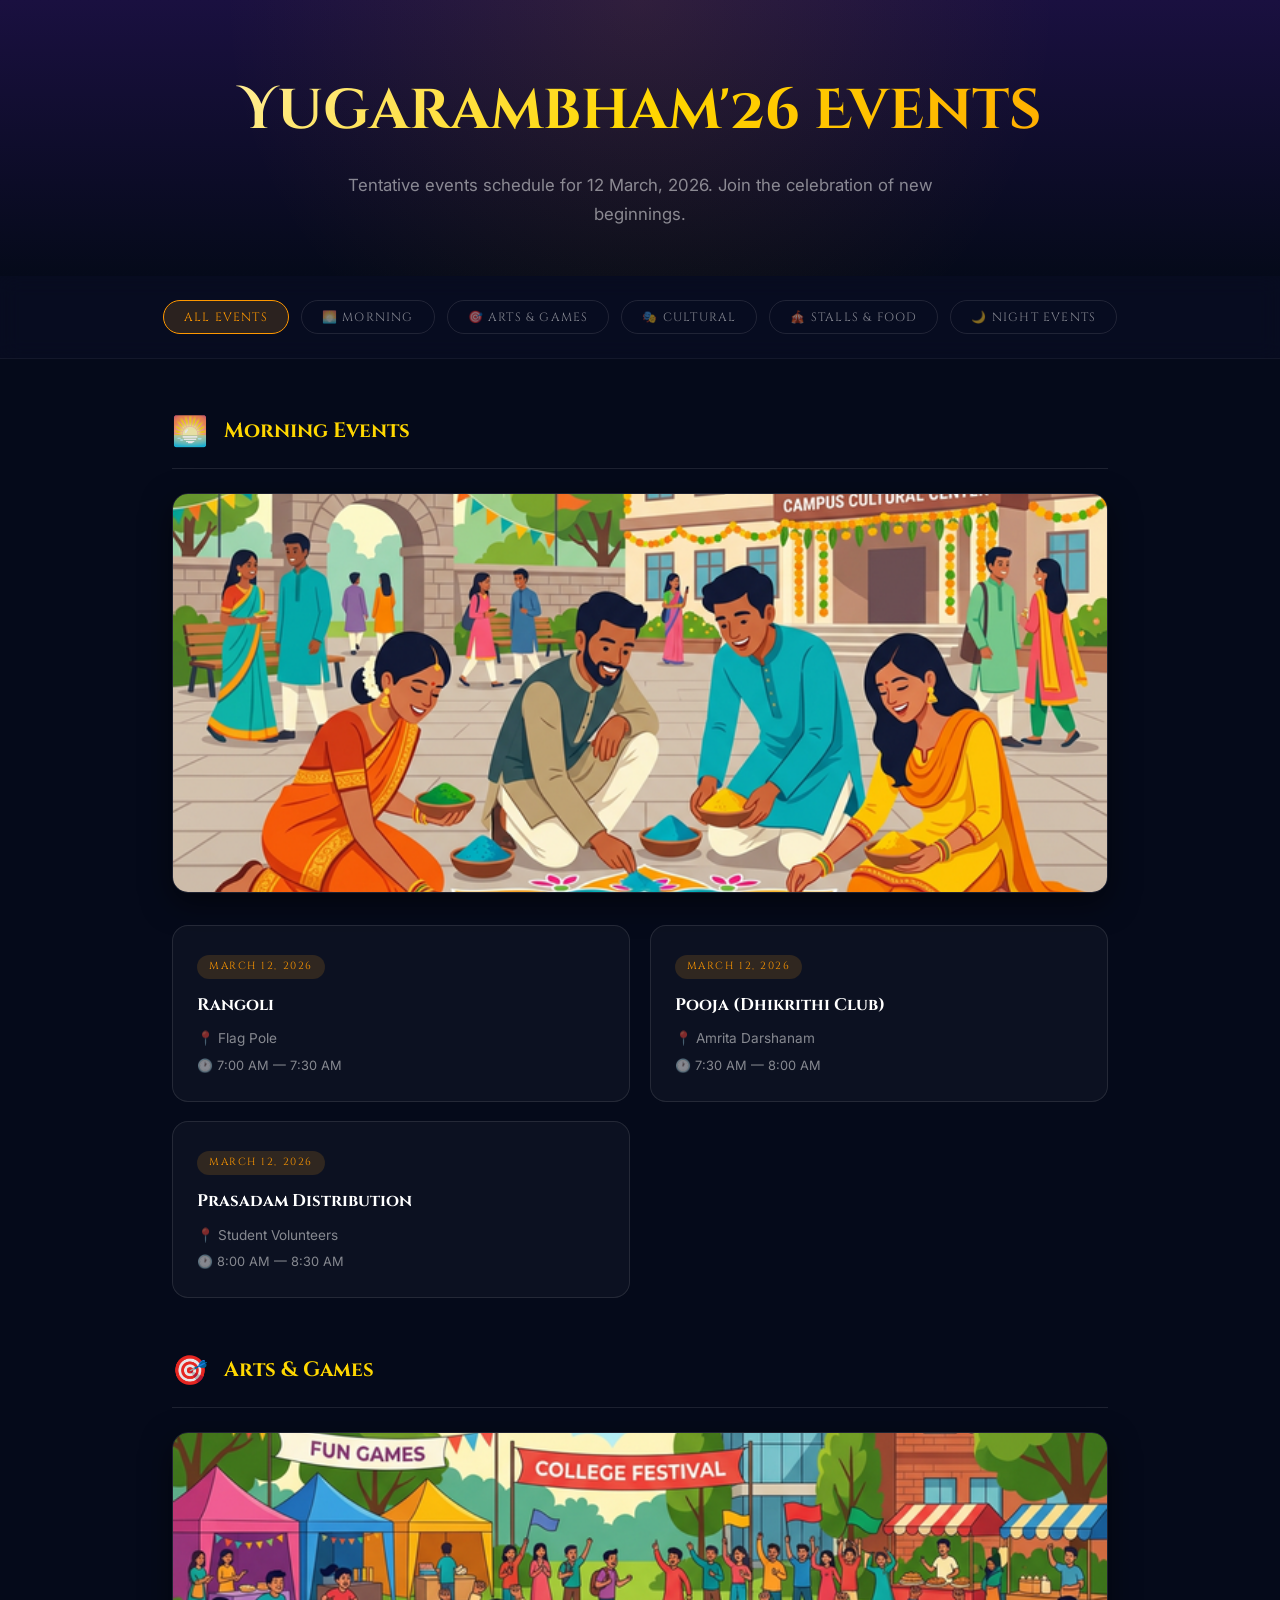
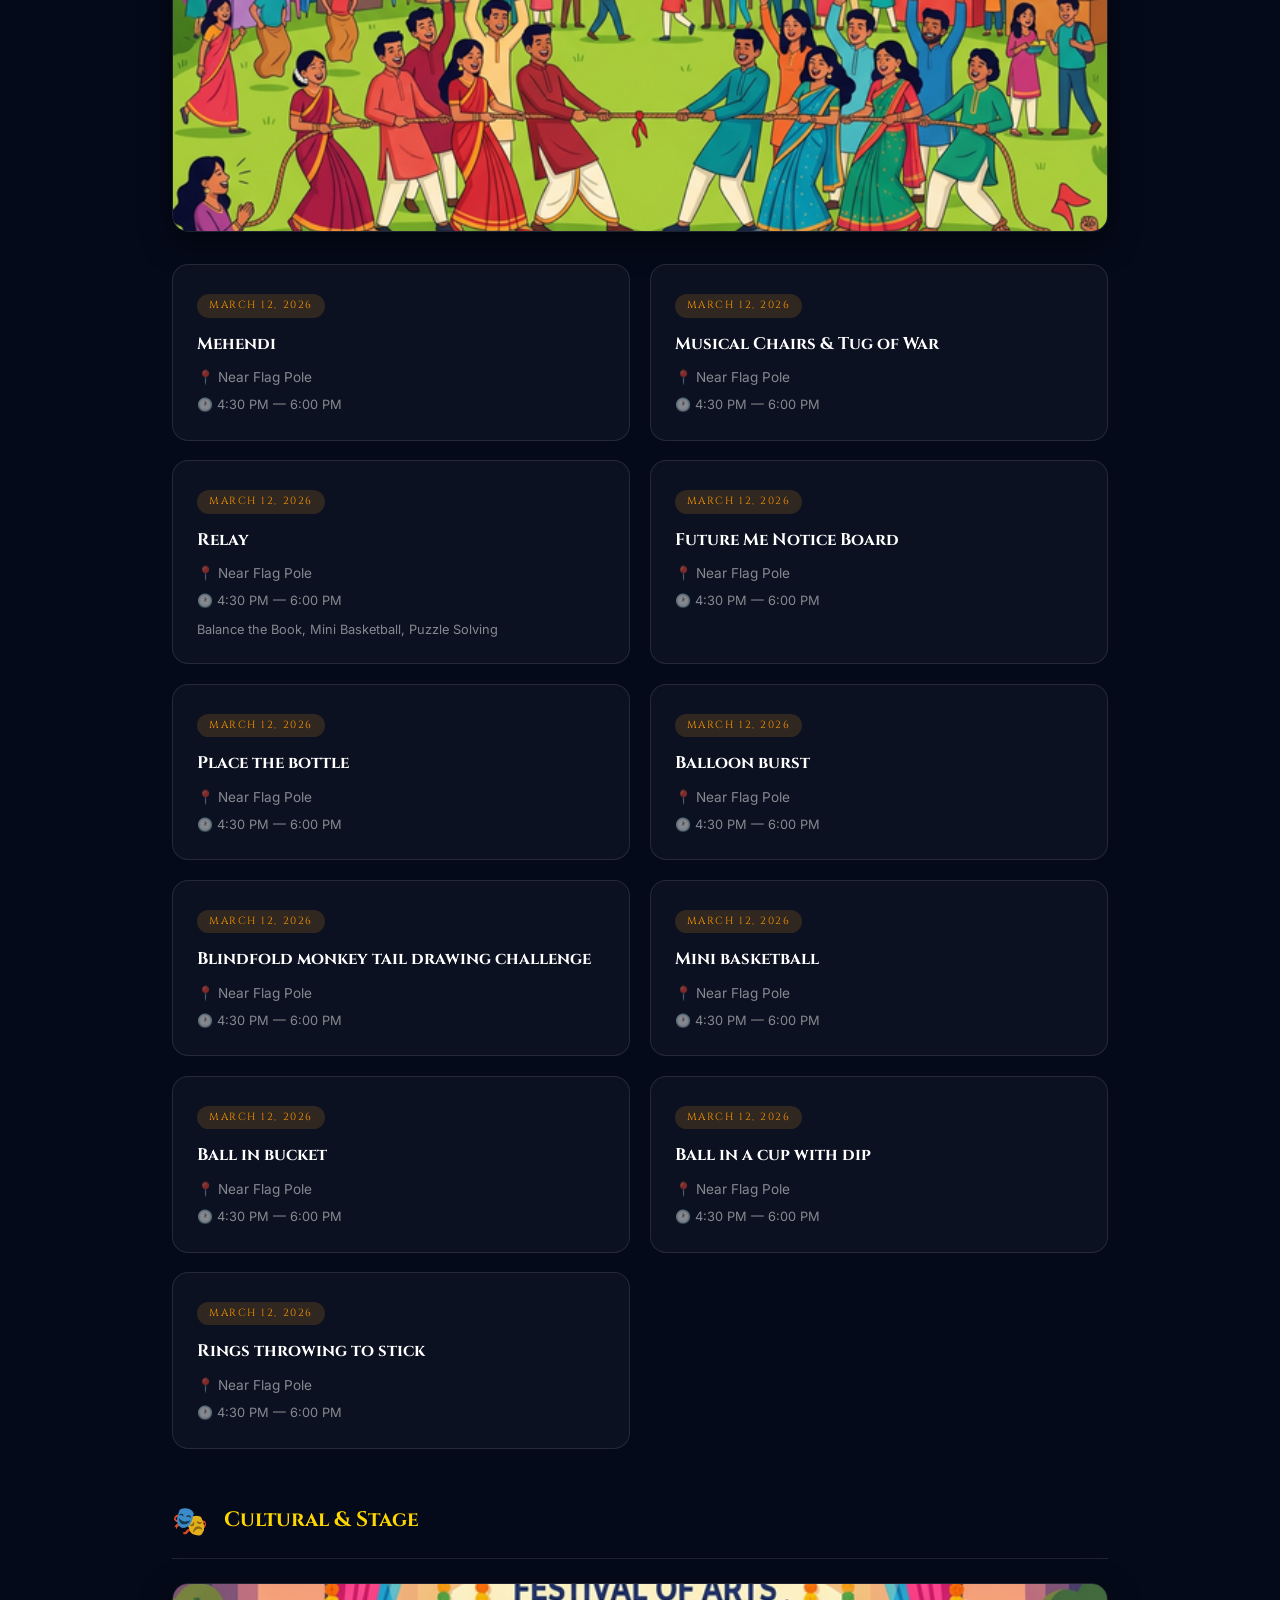
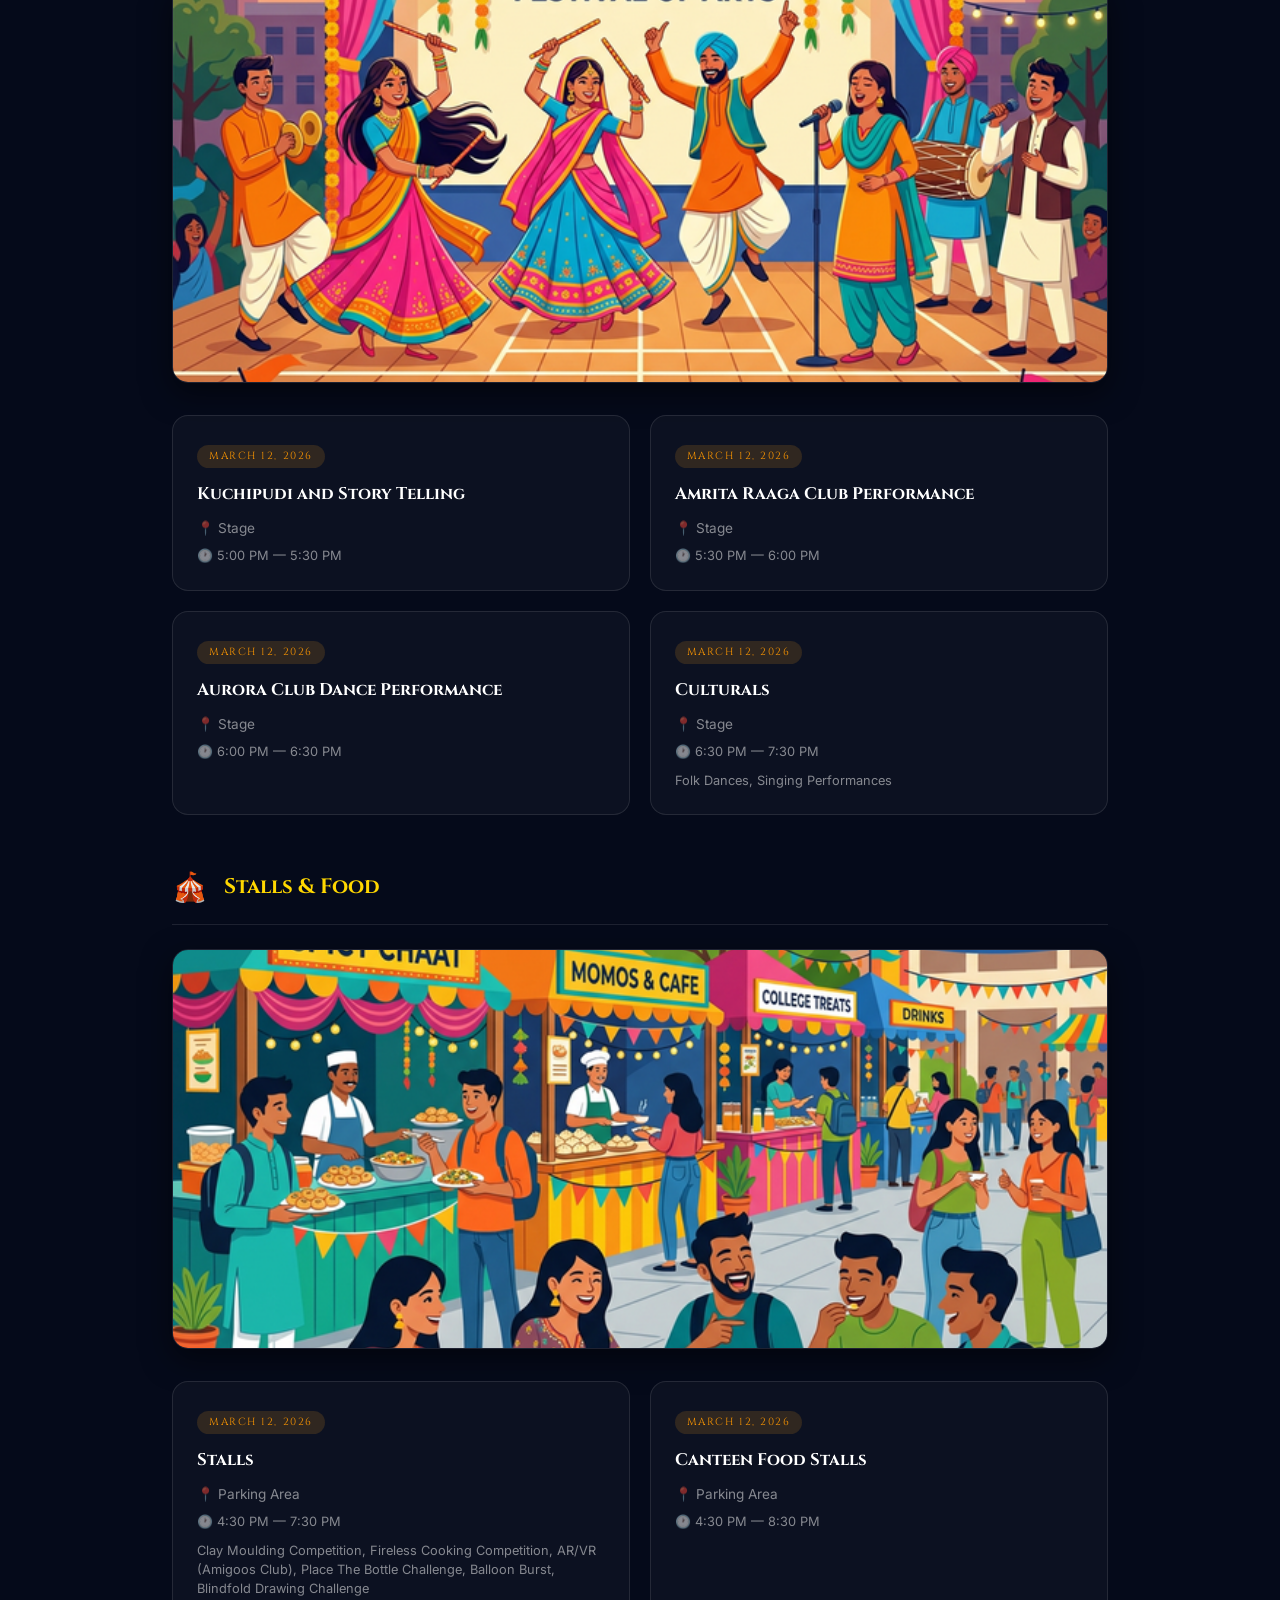
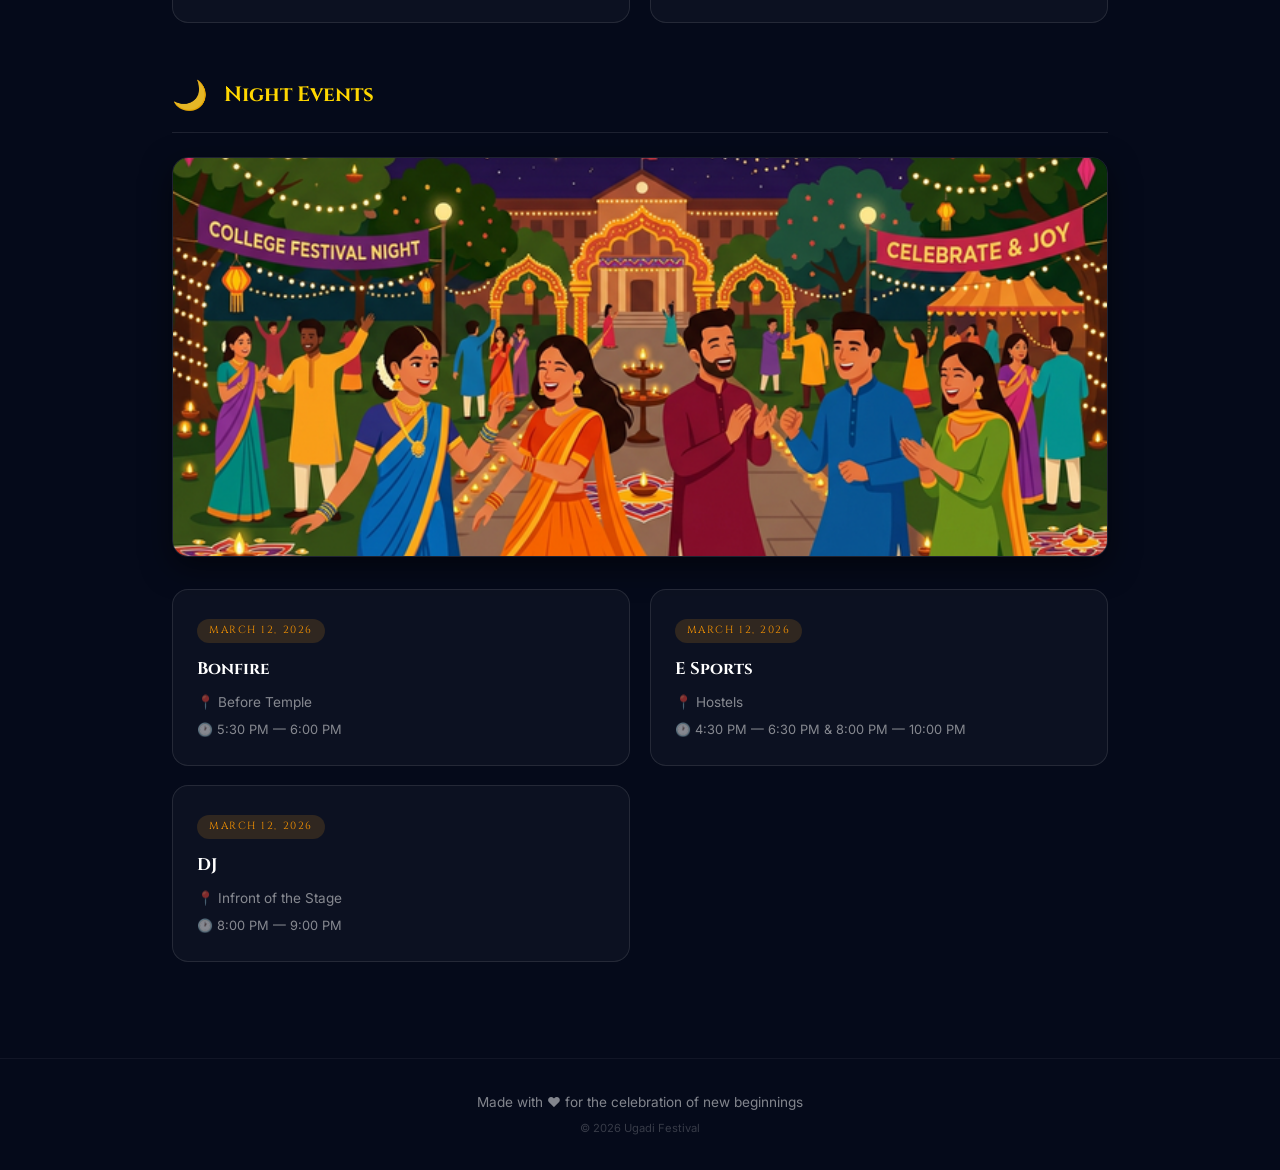
<file: index.html>
<!DOCTYPE html>
<html lang="en">

<head>
    <meta charset="UTF-8">
    <meta name="viewport" content="width=device-width, initial-scale=1.0">
    <title>Ugadi Events — Celebrate the New Year</title>
    <meta name="description"
        content="Discover Ugadi celebrations, temple ceremonies, cultural programs, and community events near you.">
    <link rel="preconnect" href="https://fonts.googleapis.com">
    <link rel="preconnect" href="https://fonts.gstatic.com" crossorigin>
    <link
        href="https://fonts.googleapis.com/css2?family=Cinzel+Decorative:wght@400;700;900&family=Cinzel:wght@400;500;700&family=Inter:wght@300;400;500;600&display=swap"
        rel="stylesheet">
    <style>
        *,
        *::before,
        *::after {
            margin: 0;
            padding: 0;
            box-sizing: border-box;
        }

        :root {
            --cosmic-deep: #050a1a;
            --cosmic-blue: #0a0e27;
            --cosmic-purple: #1a1040;
            --gold: #FF9800;             /* Warm Orange */
            --gold-bright: #FFD700;      /* Sunny Yellow */
            --gold-pale: #FFF8E1;        /* Warm Neutral */
            --saffron: #FF9800;          /* Warm Orange */
            --lotus-pink: #E91E63;       /* Soft Red */
            --white: #ffffff;
            --white-90: rgba(255, 255, 255, 0.9);
            --white-70: rgba(255, 255, 255, 0.7);
            --white-50: rgba(255, 255, 255, 0.5);
            --white-20: rgba(255, 255, 255, 0.2);
            --white-10: rgba(255, 255, 255, 0.1);
            --white-05: rgba(255, 255, 255, 0.05);
            --font-display: 'Cinzel Decorative', serif;
            --font-heading: 'Cinzel', serif;
            --font-body: 'Inter', sans-serif;
            --ease-smooth: cubic-bezier(0.4, 0, 0.2, 1);
        }

        html {
            scroll-behavior: smooth;
            scrollbar-width: thin;
            scrollbar-color: var(--gold) var(--cosmic-deep);
        }

        body {
            font-family: var(--font-body);
            color: var(--white-90);
            background: var(--cosmic-deep);
            line-height: 1.7;
            min-height: 100vh;
            -webkit-font-smoothing: antialiased;
        }

        ::selection {
            background: var(--gold);
            color: var(--cosmic-deep);
        }

        a {
            text-decoration: none;
            color: inherit;
        }

        /* ── Header ── */
        .events-header {
            text-align: center;
            padding: 4rem 2rem 3rem;
            position: relative;
            overflow: hidden;
            background: linear-gradient(180deg, var(--cosmic-purple), var(--cosmic-deep));
        }

        .events-header::before {
            content: '';
            position: absolute;
            inset: 0;
            background: radial-gradient(circle at 50% 0%, rgba(244, 160, 32, 0.1) 0%, transparent 60%);
        }



        .events-page-title {
            font-family: var(--font-display);
            font-size: clamp(2rem, 5vw, 3.5rem);
            background: linear-gradient(135deg, var(--gold-pale), var(--gold-bright), var(--saffron));
            -webkit-background-clip: text;
            -webkit-text-fill-color: transparent;
            background-clip: text;
            margin-bottom: 0.75rem;
            position: relative;
            z-index: 10;
        }

        .events-subtitle {
            font-size: 1.05rem;
            color: var(--white-50);
            max-width: 600px;
            margin: 0 auto;
            position: relative;
            z-index: 10;
        }

        /* ── Category Tabs ── */
        .category-tabs {
            display: flex;
            justify-content: center;
            gap: 0.75rem;
            padding: 1.5rem 2rem;
            flex-wrap: wrap;
            background: rgba(10, 14, 39, 0.5);
            backdrop-filter: blur(10px);
            border-bottom: 1px solid var(--white-05);
            position: sticky;
            top: 0;
            z-index: 100;
        }

        .tab-btn {
            font-family: var(--font-heading);
            font-size: 0.75rem;
            letter-spacing: 0.1em;
            text-transform: uppercase;
            padding: 8px 20px;
            border: 1px solid var(--white-10);
            border-radius: 50px;
            background: transparent;
            color: var(--white-50);
            cursor: pointer;
            transition: all 0.3s var(--ease-smooth);
        }

        .tab-btn:hover,
        .tab-btn.active {
            background: rgba(244, 160, 32, 0.15);
            border-color: var(--gold);
            color: var(--gold);
        }

        /* ── Events Container ── */
        .events-container {
            max-width: 1000px;
            margin: 0 auto;
            padding: 3rem 2rem;
        }

        .event-category {
            margin-bottom: 3rem;
            animation: fadeInUp 0.6s ease-out forwards;
        }

        .category-header {
            display: flex;
            align-items: center;
            gap: 1rem;
            margin-bottom: 1.5rem;
            padding-bottom: 0.75rem;
            border-bottom: 1px solid var(--white-10);
        }

        .category-icon {
            font-size: 1.8rem;
        }

        .category-title {
            font-family: var(--font-heading);
            font-size: 1.3rem;
            color: var(--gold-bright);
        }

        /* ── Individual Event Cards ── */
        .event-list {
            display: grid;
            grid-template-columns: repeat(auto-fill, minmax(300px, 1fr));
            gap: 1.2rem;
        }

        .event-item {
            position: relative;
            padding: 1.5rem;
            border-radius: 16px;
            background: rgba(255, 255, 255, 0.03);
            border: 1px solid var(--white-10);
            transition: all 0.4s var(--ease-smooth);
            animation: fadeInUp 0.5s ease-out both;
        }

        .event-item:nth-child(1) {
            animation-delay: 0.1s;
        }

        .event-item:nth-child(2) {
            animation-delay: 0.2s;
        }

        .event-item:nth-child(3) {
            animation-delay: 0.3s;
        }

        .event-item:nth-child(4) {
            animation-delay: 0.4s;
        }

        .event-item:hover {
            background: rgba(255, 255, 255, 0.06);
            border-color: var(--gold);
            transform: translateY(-4px);
            box-shadow: 0 8px 30px rgba(0, 0, 0, 0.3);
        }

        .event-date {
            display: inline-block;
            font-family: var(--font-heading);
            font-size: 0.65rem;
            letter-spacing: 0.15em;
            text-transform: uppercase;
            background: rgba(244, 160, 32, 0.15);
            color: var(--gold);
            padding: 3px 12px;
            border-radius: 20px;
            margin-bottom: 0.75rem;
        }

        .event-name {
            font-family: var(--font-heading);
            font-size: 1.05rem;
            color: var(--white);
            margin-bottom: 0.5rem;
        }

        .event-venue {
            font-size: 0.85rem;
            color: var(--white-50);
            margin-bottom: 0.3rem;
        }

        .event-venue::before {
            content: '📍 ';
        }

        .event-time {
            font-size: 0.8rem;
            color: var(--white-50);
        }

        .event-time::before {
            content: '🕐 ';
        }

        .event-desc {
            font-size: 0.8rem;
            color: var(--white-50);
            margin-top: 0.5rem;
            line-height: 1.5;
        }

        /* ── Footer ── */
        .events-footer {
            text-align: center;
            padding: 2rem;
            border-top: 1px solid var(--white-05);
        }

        .events-footer p {
            font-size: 0.85rem;
            color: var(--white-50);
        }

        .category-image-wrapper {
            margin-bottom: 2rem;
            border-radius: 16px;
            overflow: hidden;
            border: 1px solid var(--white-10);
            box-shadow: 0 10px 30px rgba(0,0,0,0.5);
            width: 100%;
            aspect-ratio: 21 / 9;
            max-height: 400px;
        }

        .category-image {
            width: 100%;
            height: 100%;
            object-fit: cover;
            object-position: center;
            display: block;
            transition: transform 0.7s var(--ease-smooth);
        }

        .category-image-wrapper:hover .category-image {
            transform: scale(1.05);
        }

        @keyframes fadeInUp {
            from {
                opacity: 0;
                transform: translateY(20px);
            }

            to {
                opacity: 1;
                transform: translateY(0);
            }
        }

        @media (max-width: 768px) {
            .event-list {
                grid-template-columns: 1fr;
            }

            .category-tabs {
                gap: 0.5rem;
            }

            .tab-btn {
                font-size: 0.65rem;
                padding: 6px 14px;
            }

            .category-image-wrapper {
                aspect-ratio: 16 / 9;
            }
        }
    </style>
</head>

<body>

    <!-- ── Header ── -->
    <header class="events-header">

        <h1 class="events-page-title">Yugarambham'26 Events</h1>
        <p class="events-subtitle">Tentative events schedule for 12 March, 2026. Join the celebration of new beginnings.</p>
    </header>

    <!-- ── Category Tabs ── -->
    <nav class="category-tabs">
        <button class="tab-btn active" data-category="all">All Events</button>
        <button class="tab-btn" data-category="morning">🌅 Morning</button>
        <button class="tab-btn" data-category="arts-games">🎯 Arts & Games</button>
        <button class="tab-btn" data-category="cultural">🎭 Cultural</button>
        <button class="tab-btn" data-category="stalls">🎪 Stalls & Food</button>
        <button class="tab-btn" data-category="night">🌙 Night Events</button>
    </nav>

    <!-- ── Events Content ── -->
    <main class="events-container">

        <!-- Morning Events -->
        <section class="event-category" id="morning" data-type="morning">
            <div class="category-header">
                <span class="category-icon">🌅</span>
                <h2 class="category-title">Morning Events</h2>
            </div>
            <div class="category-image-wrapper">
                <img src="images/ugadi_morning.png" alt="Morning Events" class="category-image">
            </div>
            <div class="event-list">
                <div class="event-item">
                    <span class="event-date">March 12, 2026</span>
                    <h3 class="event-name">Rangoli</h3>
                    <p class="event-venue">Flag Pole</p>
                    <p class="event-time">7:00 AM — 7:30 AM</p>
                </div>
                <div class="event-item">
                    <span class="event-date">March 12, 2026</span>
                    <h3 class="event-name">Pooja (Dhikrithi Club)</h3>
                    <p class="event-venue">Amrita Darshanam</p>
                    <p class="event-time">7:30 AM — 8:00 AM</p>
                </div>
                <div class="event-item">
                    <span class="event-date">March 12, 2026</span>
                    <h3 class="event-name">Prasadam Distribution</h3>
                    <p class="event-venue">Student Volunteers</p>
                    <p class="event-time">8:00 AM — 8:30 AM</p>
                </div>
            </div>
        </section>

        <!-- Arts & Games -->
        <section class="event-category" id="arts-games" data-type="arts-games">
            <div class="category-header">
                <span class="category-icon">🎯</span>
                <h2 class="category-title">Arts & Games</h2>
            </div>
            <div class="category-image-wrapper">
                <img src="images/ugadi_games.png" alt="Arts & Games" class="category-image">
            </div>
            <div class="event-list">
                <div class="event-item">
                    <span class="event-date">March 12, 2026</span>
                    <h3 class="event-name">Mehendi</h3>
                    <p class="event-venue">Near Flag Pole</p>
                    <p class="event-time">4:30 PM — 6:00 PM</p>
                </div>
                <div class="event-item">
                    <span class="event-date">March 12, 2026</span>
                    <h3 class="event-name">Musical Chairs & Tug of War</h3>
                    <p class="event-venue">Near Flag Pole</p>
                    <p class="event-time">4:30 PM — 6:00 PM</p>
                </div>
                <div class="event-item">
                    <span class="event-date">March 12, 2026</span>
                    <h3 class="event-name">Relay</h3>
                    <p class="event-venue">Near Flag Pole</p>
                    <p class="event-time">4:30 PM — 6:00 PM</p>
                    <p class="event-desc">Balance the Book, Mini Basketball, Puzzle Solving</p>
                </div>
                <div class="event-item">
                    <span class="event-date">March 12, 2026</span>
                    <h3 class="event-name">Future Me Notice Board</h3>
                    <p class="event-venue">Near Flag Pole</p>
                    <p class="event-time">4:30 PM — 6:00 PM</p>
                </div>
                <div class="event-item">
                    <span class="event-date">March 12, 2026</span>
                    <h3 class="event-name">Place the bottle</h3>
                    <p class="event-venue">Near Flag Pole</p>
                    <p class="event-time">4:30 PM — 6:00 PM</p>
                </div>
                <div class="event-item">
                    <span class="event-date">March 12, 2026</span>
                    <h3 class="event-name">Balloon burst</h3>
                    <p class="event-venue">Near Flag Pole</p>
                    <p class="event-time">4:30 PM — 6:00 PM</p>
                </div>
                <div class="event-item">
                    <span class="event-date">March 12, 2026</span>
                    <h3 class="event-name">Blindfold monkey tail drawing challenge</h3>
                    <p class="event-venue">Near Flag Pole</p>
                    <p class="event-time">4:30 PM — 6:00 PM</p>
                </div>
                <div class="event-item">
                    <span class="event-date">March 12, 2026</span>
                    <h3 class="event-name">Mini basketball</h3>
                    <p class="event-venue">Near Flag Pole</p>
                    <p class="event-time">4:30 PM — 6:00 PM</p>
                </div>
                <div class="event-item">
                    <span class="event-date">March 12, 2026</span>
                    <h3 class="event-name">Ball in bucket</h3>
                    <p class="event-venue">Near Flag Pole</p>
                    <p class="event-time">4:30 PM — 6:00 PM</p>
                </div>
                <div class="event-item">
                    <span class="event-date">March 12, 2026</span>
                    <h3 class="event-name">Ball in a cup with dip</h3>
                    <p class="event-venue">Near Flag Pole</p>
                    <p class="event-time">4:30 PM — 6:00 PM</p>
                </div>
                <div class="event-item">
                    <span class="event-date">March 12, 2026</span>
                    <h3 class="event-name">Rings throwing to stick</h3>
                    <p class="event-venue">Near Flag Pole</p>
                    <p class="event-time">4:30 PM — 6:00 PM</p>
                </div>
            </div>
        </section>

        <!-- Cultural & Stage -->
        <section class="event-category" id="cultural" data-type="cultural">
            <div class="category-header">
                <span class="category-icon">🎭</span>
                <h2 class="category-title">Cultural & Stage</h2>
            </div>
            <div class="category-image-wrapper">
                <img src="images/ugadi_cultural.png" alt="Cultural & Stage" class="category-image">
            </div>
            <div class="event-list">
                <div class="event-item">
                    <span class="event-date">March 12, 2026</span>
                    <h3 class="event-name">Kuchipudi and Story Telling</h3>
                    <p class="event-venue">Stage</p>
                    <p class="event-time">5:00 PM — 5:30 PM</p>
                </div>
                <div class="event-item">
                    <span class="event-date">March 12, 2026</span>
                    <h3 class="event-name">Amrita Raaga Club Performance</h3>
                    <p class="event-venue">Stage</p>
                    <p class="event-time">5:30 PM — 6:00 PM</p>
                </div>
                <div class="event-item">
                    <span class="event-date">March 12, 2026</span>
                    <h3 class="event-name">Aurora Club Dance Performance</h3>
                    <p class="event-venue">Stage</p>
                    <p class="event-time">6:00 PM — 6:30 PM</p>
                </div>
                <div class="event-item">
                    <span class="event-date">March 12, 2026</span>
                    <h3 class="event-name">Culturals</h3>
                    <p class="event-venue">Stage</p>
                    <p class="event-time">6:30 PM — 7:30 PM</p>
                    <p class="event-desc">Folk Dances, Singing Performances</p>
                </div>
            </div>
        </section>

        <!-- Stalls & Food -->
        <section class="event-category" id="stalls" data-type="stalls">
            <div class="category-header">
                <span class="category-icon">🎪</span>
                <h2 class="category-title">Stalls & Food</h2>
            </div>
            <div class="category-image-wrapper">
                <img src="images/ugadi_stalls.png" alt="Stalls & Food" class="category-image">
            </div>
            <div class="event-list">
                <div class="event-item">
                    <span class="event-date">March 12, 2026</span>
                    <h3 class="event-name">Stalls</h3>
                    <p class="event-venue">Parking Area</p>
                    <p class="event-time">4:30 PM — 7:30 PM</p>
                    <p class="event-desc">Clay Moulding Competition, Fireless Cooking Competition, AR/VR (Amigoos Club), Place The Bottle Challenge, Balloon Burst, Blindfold Drawing Challenge</p>
                </div>
                <div class="event-item">
                    <span class="event-date">March 12, 2026</span>
                    <h3 class="event-name">Canteen Food Stalls</h3>
                    <p class="event-venue">Parking Area</p>
                    <p class="event-time">4:30 PM — 8:30 PM</p>
                </div>
            </div>
        </section>

        <!-- Night Events -->
        <section class="event-category" id="night" data-type="night">
            <div class="category-header">
                <span class="category-icon">🌙</span>
                <h2 class="category-title">Night Events</h2>
            </div>
            <div class="category-image-wrapper">
                <img src="images/ugadi_night.png" alt="Night Events" class="category-image">
            </div>
            <div class="event-list">
                <div class="event-item">
                    <span class="event-date">March 12, 2026</span>
                    <h3 class="event-name">Bonfire</h3>
                    <p class="event-venue">Before Temple</p>
                    <p class="event-time">5:30 PM — 6:00 PM</p>
                </div>
                <div class="event-item">
                    <span class="event-date">March 12, 2026</span>
                    <h3 class="event-name">E Sports</h3>
                    <p class="event-venue">Hostels</p>
                    <p class="event-time">4:30 PM — 6:30 PM &amp; 8:00 PM — 10:00 PM</p>
                </div>
                <div class="event-item">
                    <span class="event-date">March 12, 2026</span>
                    <h3 class="event-name">DJ</h3>
                    <p class="event-venue">Infront of the Stage</p>
                    <p class="event-time">8:00 PM — 9:00 PM</p>
                </div>
            </div>
        </section>

    </main>

    <!-- ── Footer ── -->
    <footer class="events-footer">
        <p>Made with ❤️ for the celebration of new beginnings</p>
        <p style="font-size: 0.7rem; margin-top: 0.3rem; color: rgba(255,255,255,0.2);">© 2026 Ugadi Festival</p>
    </footer>

    <script>
        // Tab filtering
        document.querySelectorAll('.tab-btn').forEach(btn => {
            btn.addEventListener('click', () => {
                document.querySelectorAll('.tab-btn').forEach(b => b.classList.remove('active'));
                btn.classList.add('active');

                const cat = btn.dataset.category;
                document.querySelectorAll('.event-category').forEach(section => {
                    if (cat === 'all' || section.dataset.type === cat) {
                        section.style.display = 'block';
                        section.style.animation = 'fadeInUp 0.4s ease-out';
                    } else {
                        section.style.display = 'none';
                    }
                });
            });
        });

        // Auto-scroll to section if hash present
        if (window.location.hash) {
            const target = document.querySelector(window.location.hash);
            if (target) {
                setTimeout(() => {
                    target.scrollIntoView({ behavior: 'smooth', block: 'start' });
                    // Activate the corresponding tab
                    const type = target.dataset.type;
                    if (type) {
                        document.querySelectorAll('.tab-btn').forEach(b => {
                            b.classList.toggle('active', b.dataset.category === type);
                        });
                    }
                }, 300);
            }
        }
    </script>
</body>

</html>
</file>
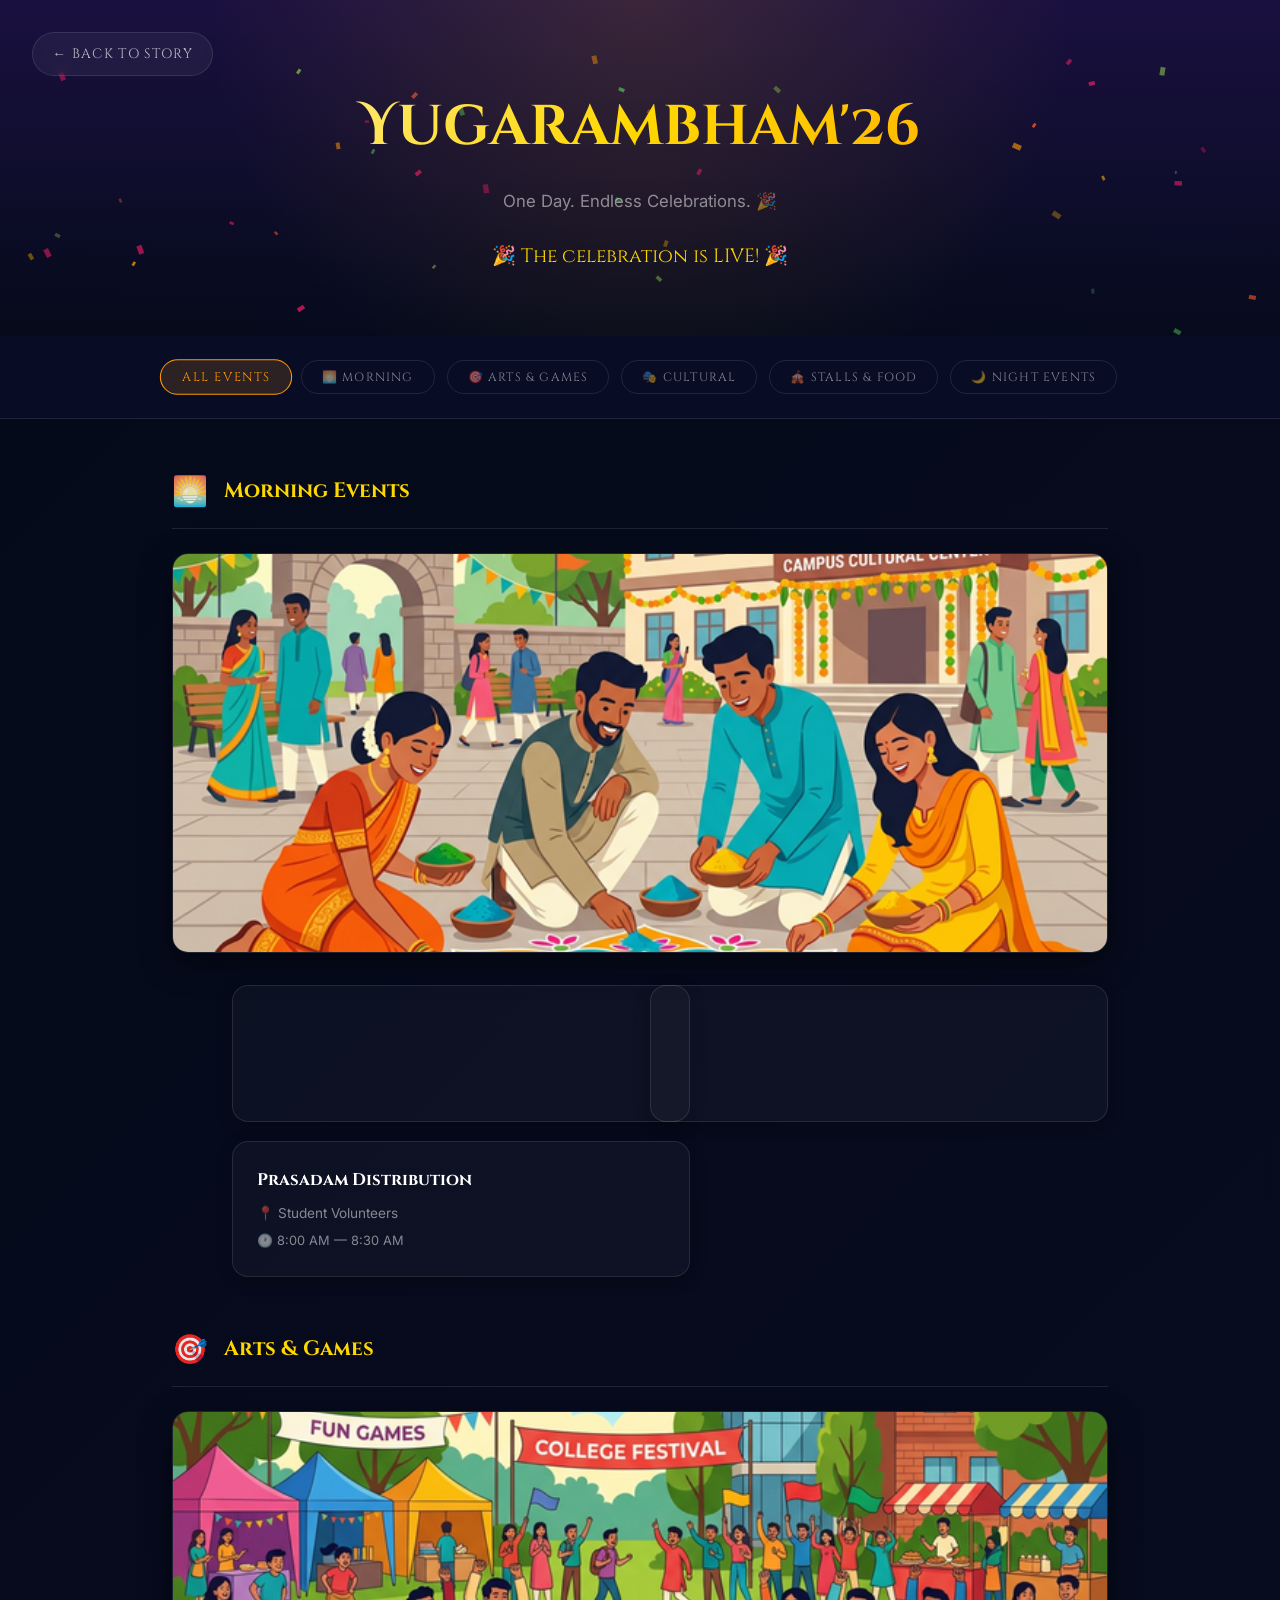
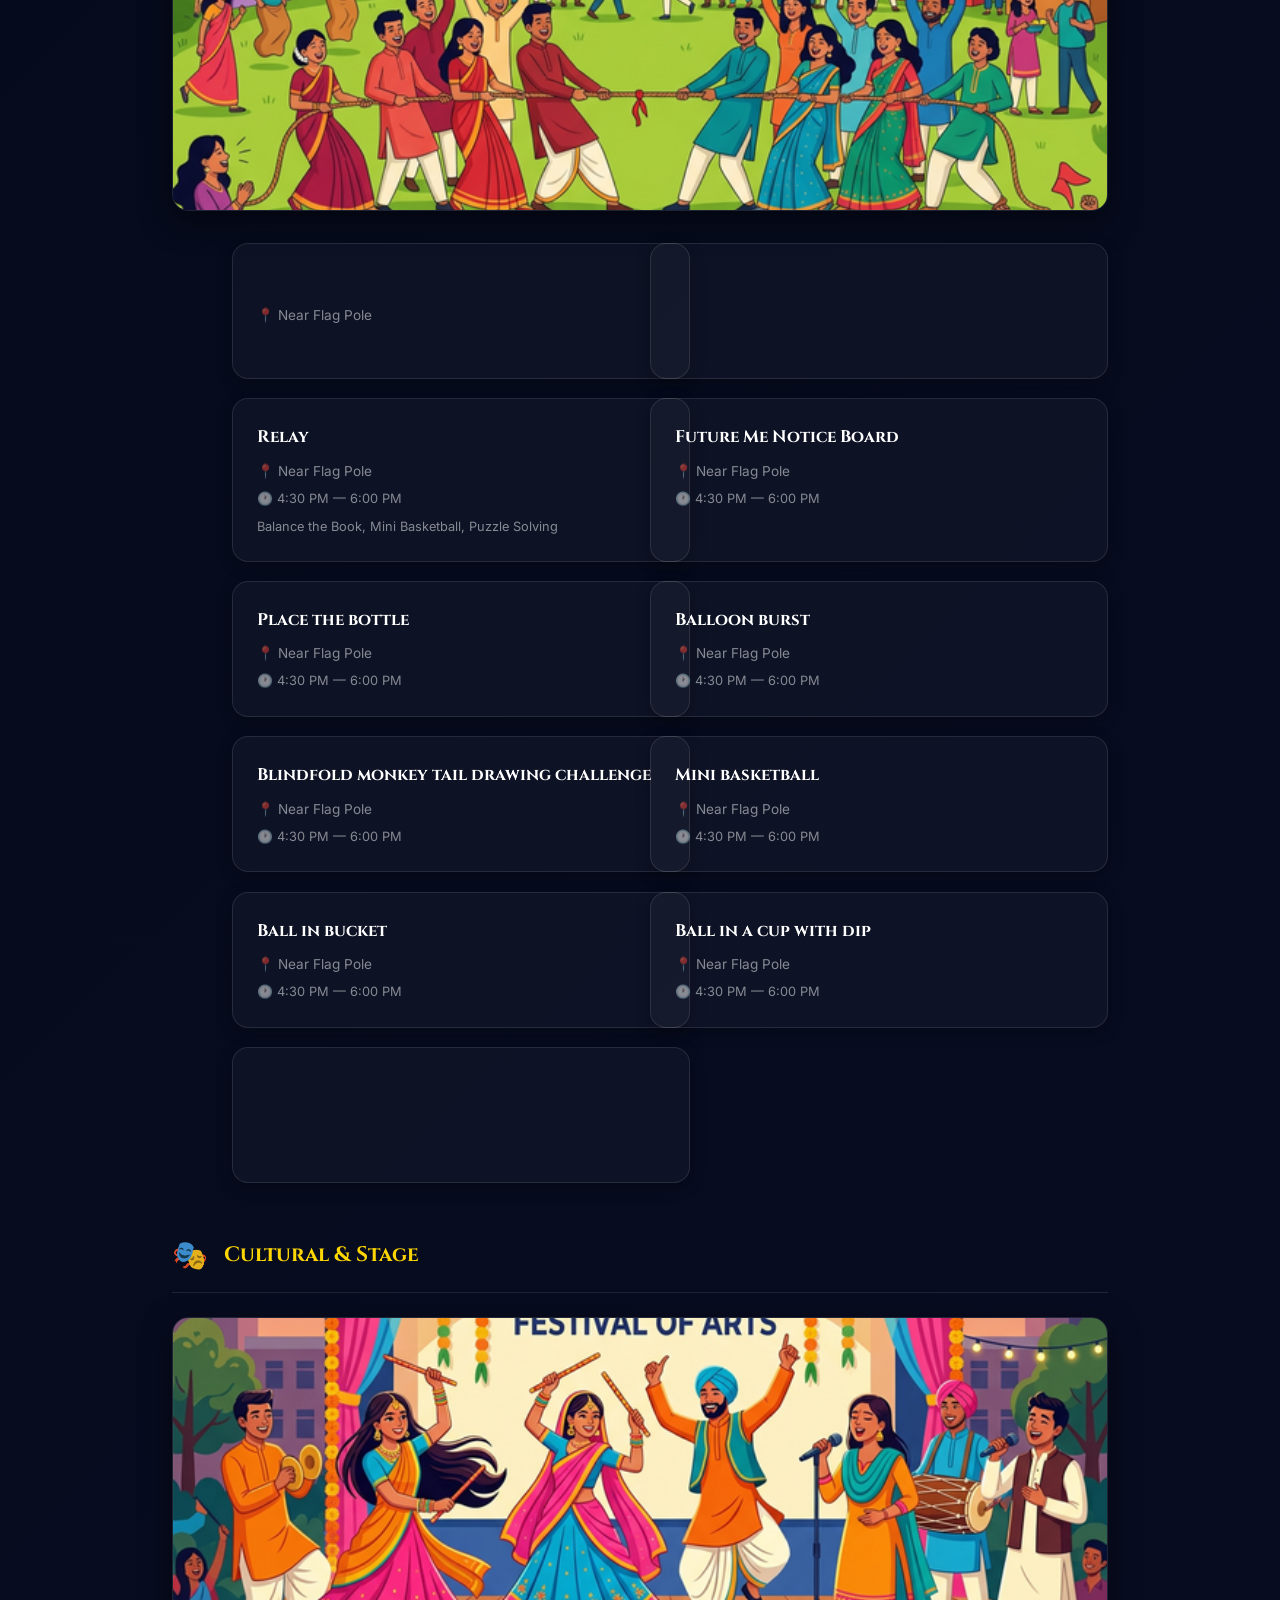
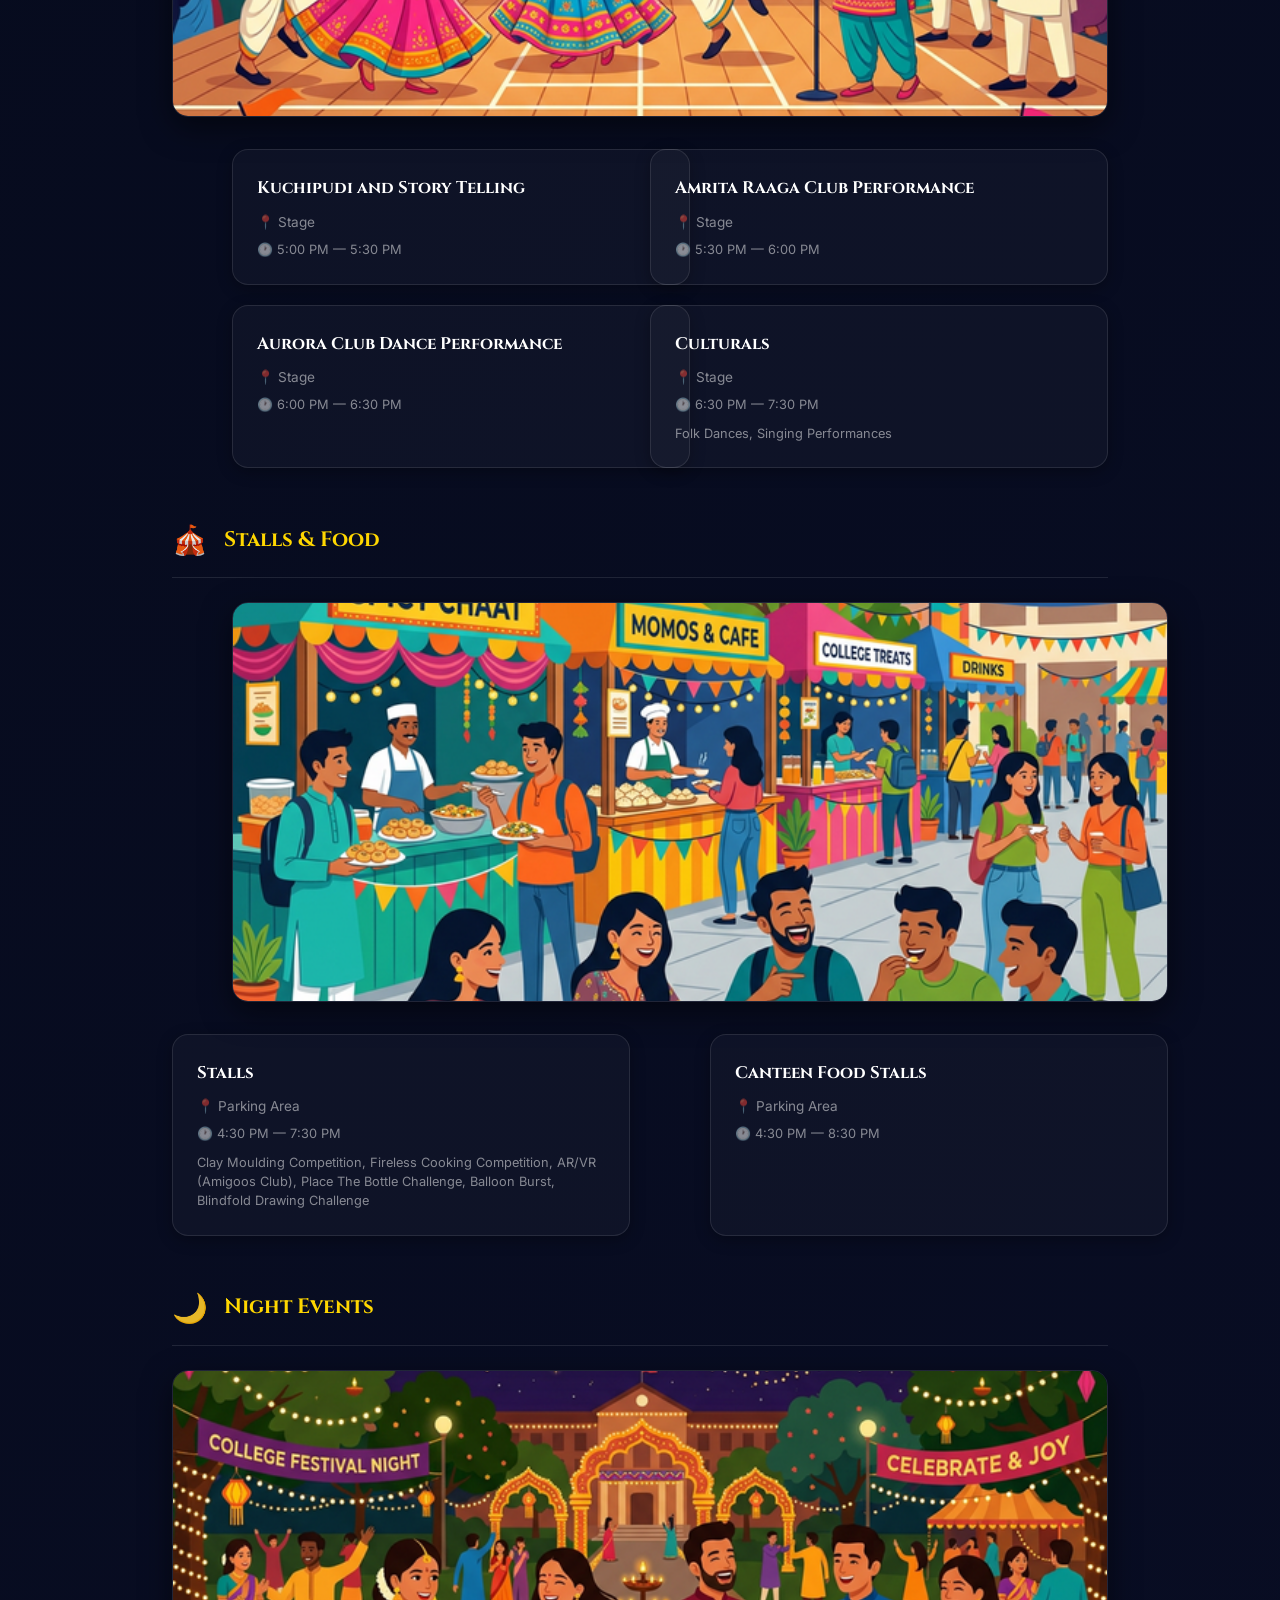
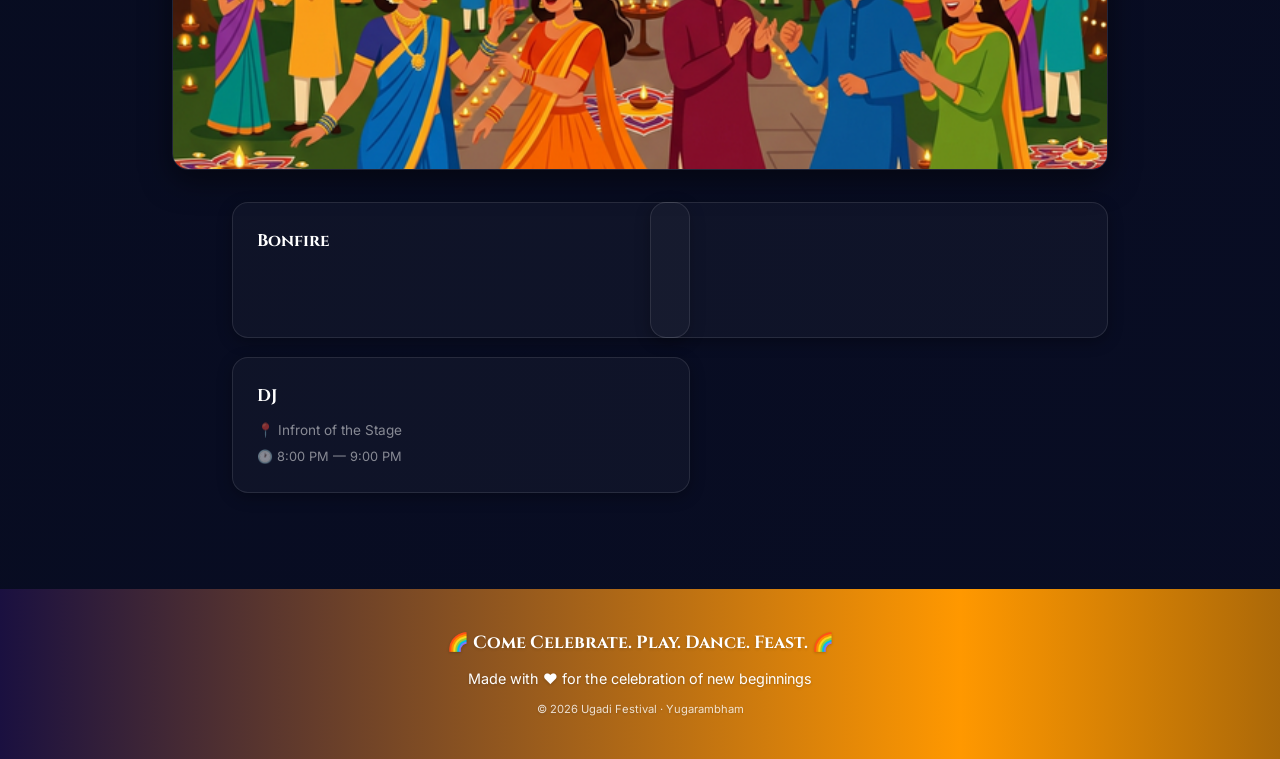
<file: Users/mrahu/Downloads/ugadi-festival-new/ugadi-festival/events.html>
<!DOCTYPE html>
<html lang="en">

<head>
    <meta charset="UTF-8">
    <meta name="viewport" content="width=device-width, initial-scale=1.0">
    <title>Ugadi Events — Celebrate the New Year</title>
    <meta name="description"
        content="Discover Ugadi celebrations, temple ceremonies, cultural programs, and community events near you.">
    <link rel="preconnect" href="https://fonts.googleapis.com">
    <link rel="preconnect" href="https://fonts.gstatic.com" crossorigin>
    <link
        href="https://fonts.googleapis.com/css2?family=Cinzel+Decorative:wght@400;700;900&family=Cinzel:wght@400;500;700&family=Inter:wght@300;400;500;600&display=swap"
        rel="stylesheet">
    <style>
        *,
        *::before,
        *::after {
            margin: 0;
            padding: 0;
            box-sizing: border-box;
        }

        :root {
            /* Dark Cosmic Theme */
            --cosmic-deep: #050a1a;
            --cosmic-blue: #0a0e27;
            --cosmic-purple: #1a1040;
            --gold: #FF9800;
            --gold-bright: #FFD700;
            --gold-pale: #FFF8E1;
            --saffron: #FF9800;
            --lotus-pink: #E91E63;
            --white: #ffffff;
            --white-90: rgba(255, 255, 255, 0.9);
            --white-70: rgba(255, 255, 255, 0.7);
            --white-50: rgba(255, 255, 255, 0.5);
            --white-20: rgba(255, 255, 255, 0.2);
            --white-10: rgba(255, 255, 255, 0.1);
            --white-05: rgba(255, 255, 255, 0.05);

            /* Borders and overlays */
            --border-color: var(--white-10);
            --overlay-bg: rgba(10, 14, 39, 0.85);

            --font-display: 'Cinzel Decorative', serif;
            --font-heading: 'Cinzel', serif;
            --font-body: 'Inter', sans-serif;
            --ease-smooth: cubic-bezier(0.4, 0, 0.2, 1);
        }

        html {
            scroll-behavior: smooth;
            scrollbar-width: thin;
            scrollbar-color: var(--gold) var(--cosmic-deep);
        }

        body {
            font-family: var(--font-body);
            color: var(--white-90);
            background: linear-gradient(135deg, #050a1a, #0a0e27, #1a1040, #050a1a);
            background-size: 400% 400%;
            animation: gradientShift 12s ease infinite;
            line-height: 1.7;
            min-height: 100vh;
            -webkit-font-smoothing: antialiased;
        }

        @keyframes gradientShift {
            0% { background-position: 0% 50%; }
            25% { background-position: 50% 100%; }
            50% { background-position: 100% 50%; }
            75% { background-position: 50% 0%; }
            100% { background-position: 0% 50%; }
        }

        ::selection {
            background: var(--gold);
            color: var(--cosmic-deep);
        }

        a {
            text-decoration: none;
            color: inherit;
        }

        /* ── Header ── */
        .events-header {
            text-align: center;
            padding: 5rem 2rem 4rem;
            position: relative;
            overflow: hidden;
            background: linear-gradient(180deg, var(--cosmic-purple), transparent);
        }

        .events-header canvas {
            position: absolute;
            inset: 0;
            width: 100%;
            height: 100%;
            pointer-events: none;
        }

        .events-header::before {
            content: '';
            position: absolute;
            inset: 0;
            background: radial-gradient(circle at 50% 0%, rgba(244, 160, 32, 0.15) 0%, transparent 60%);
        }

        .events-page-title {
            font-family: var(--font-display);
            font-size: clamp(2rem, 5vw, 3.5rem);
            background: linear-gradient(135deg, var(--gold-pale), var(--gold-bright), var(--saffron));
            -webkit-background-clip: text;
            -webkit-text-fill-color: transparent;
            background-clip: text;
            margin-bottom: 0.75rem;
            position: relative;
            z-index: 10;
        }

        .events-subtitle {
            font-size: 1.05rem;
            color: var(--white-50);
            max-width: 600px;
            margin: 0 auto;
            position: relative;
            z-index: 10;
        }

        /* ── Category Tabs ── */
        .category-tabs {
            display: flex;
            justify-content: center;
            gap: 0.75rem;
            padding: 1.5rem 2rem;
            flex-wrap: wrap;
            background: var(--overlay-bg);
            backdrop-filter: blur(10px);
            border-bottom: 1px solid var(--border-color);
            position: sticky;
            top: 0;
            z-index: 100;
        }

        .tab-btn {
            font-family: var(--font-heading);
            font-size: 0.75rem;
            letter-spacing: 0.1em;
            text-transform: uppercase;
            padding: 8px 20px;
            border: 1px solid var(--white-10);
            border-radius: 50px;
            background: transparent;
            color: var(--white-50);
            cursor: pointer;
            transition: all 0.3s var(--ease-smooth);
            position: relative;
            overflow: hidden;
        }

        .tab-btn:hover,
        .tab-btn.active {
            background: rgba(244, 160, 32, 0.15);
            border-color: var(--gold);
            color: var(--gold);
            transform: scale(1.05);
        }

        .tab-btn .ripple {
            position: absolute;
            border-radius: 50%;
            background: rgba(244, 160, 32, 0.35);
            transform: scale(0);
            animation: rippleAnim 0.6s ease-out forwards;
            pointer-events: none;
        }

        @keyframes rippleAnim {
            to {
                transform: scale(4);
                opacity: 0;
            }
        }

        /* ── Events Container ── */
        .events-container {
            max-width: 1000px;
            margin: 0 auto;
            padding: 3rem 2rem;
        }

        .event-category {
            margin-bottom: 3rem;
        }

        /* Scroll reveal */
        .scroll-hidden {
            opacity: 0;
            transform: translateX(-60px);
            transition: opacity 0.7s ease, transform 0.7s ease;
        }
        .scroll-hidden.from-right {
            transform: translateX(60px);
        }
        .scroll-visible {
            opacity: 1;
            transform: translateX(0);
        }

        .category-header {
            display: flex;
            align-items: center;
            gap: 1rem;
            margin-bottom: 1.5rem;
            padding-bottom: 0.75rem;
            border-bottom: 1px solid var(--white-10);
        }

        .category-icon {
            font-size: 1.8rem;
            display: inline-block;
            transition: transform 0.5s ease;
        }

        .category-header:hover .category-icon {
            transform: rotate(360deg);
        }

        .category-title {
            font-family: var(--font-heading);
            font-size: 1.3rem;
            color: var(--gold-bright);
        }

        /* ── Individual Event Cards ── */
        .event-list {
            display: grid;
            grid-template-columns: repeat(auto-fill, minmax(300px, 1fr));
            gap: 1.2rem;
        }

        .event-item {
            position: relative;
            padding: 1.5rem;
            border-radius: 16px;
            background: rgba(255, 255, 255, 0.03);
            border: 1px solid var(--white-10);
            transition: all 0.4s var(--ease-smooth);
            box-shadow: 0 4px 15px rgba(0, 0, 0, 0.3);
            transform-style: preserve-3d;
            perspective: 800px;
            cursor: url("data:image/svg+xml,<svg xmlns='http://www.w3.org/2000/svg' width='32' height='32' viewBox='0 0 32 32'><text y='24' font-size='24'>🎉</text></svg>") 4 4, pointer;
        }

        .event-item:hover {
            background: rgba(255, 255, 255, 0.06);
            border-color: var(--gold);
            box-shadow: 0 12px 35px rgba(244, 160, 32, 0.25);
        }

        .event-item:active {
            animation: tapBounce 0.4s ease;
        }

        @keyframes tapBounce {
            0%   { transform: scale(1); }
            30%  { transform: scale(0.95); }
            60%  { transform: scale(1.03); }
            100% { transform: scale(1); }
        }

        .event-date {
            display: inline-block;
            font-family: var(--font-heading);
            font-size: 0.65rem;
            letter-spacing: 0.15em;
            text-transform: uppercase;
            background: rgba(244, 160, 32, 0.15);
            color: var(--gold);
            padding: 3px 12px;
            border-radius: 20px;
            margin-bottom: 0.75rem;
            font-weight: 600;
            animation: pulseGlow 2s ease-in-out infinite;
        }

        @keyframes pulseGlow {
            0%, 100% { box-shadow: 0 0 4px rgba(244, 160, 32, 0.3); }
            50% { box-shadow: 0 0 14px rgba(244, 160, 32, 0.6), 0 0 20px rgba(244, 160, 32, 0.2); }
        }

        .event-name {
            font-family: var(--font-heading);
            font-size: 1.05rem;
            color: var(--white);
            margin-bottom: 0.5rem;
            font-weight: 700;
        }

        .event-venue {
            font-size: 0.85rem;
            color: var(--white-50);
            margin-bottom: 0.3rem;
        }

        .event-venue::before {
            content: '📍 ';
        }

        .event-time {
            font-size: 0.8rem;
            color: var(--white-50);
        }

        .event-time::before {
            content: '🕐 ';
        }

        .event-desc {
            font-size: 0.8rem;
            color: var(--white-50);
            margin-top: 0.5rem;
            line-height: 1.5;
        }

        /* ── Countdown Timer ── */
        .countdown {
            display: flex;
            justify-content: center;
            gap: 1.5rem;
            margin-top: 1.5rem;
            position: relative;
            z-index: 10;
        }

        .countdown-unit {
            text-align: center;
            background: rgba(255, 255, 255, 0.08);
            border: 1px solid var(--white-10);
            border-radius: 12px;
            padding: 0.8rem 1.2rem;
            min-width: 70px;
            backdrop-filter: blur(5px);
        }

        .countdown-number {
            font-family: var(--font-display);
            font-size: 1.8rem;
            color: var(--gold-bright);
            line-height: 1;
        }

        .countdown-label {
            font-size: 0.6rem;
            color: var(--white-50);
            text-transform: uppercase;
            letter-spacing: 0.1em;
            margin-top: 0.3rem;
        }

        @media (max-width: 768px) {
            .countdown {
                gap: 0.75rem;
            }
            .countdown-unit {
                padding: 0.5rem 0.7rem;
                min-width: 55px;
            }
            .countdown-number {
                font-size: 1.3rem;
            }
        }

        /* ── Footer ── */
        .events-footer {
            text-align: center;
            padding: 2.5rem 2rem;
            border-top: none;
            background: linear-gradient(90deg, #1a1040, #FF9800, #050a1a, #FFD700, #1a1040);
            background-size: 300% 100%;
            animation: footerGradient 6s ease infinite;
            color: var(--white);
        }

        @keyframes footerGradient {
            0% { background-position: 0% 50%; }
            50% { background-position: 100% 50%; }
            100% { background-position: 0% 50%; }
        }

        .events-footer p {
            font-size: 0.9rem;
            color: var(--white);
            text-shadow: 0 1px 3px rgba(0,0,0,0.2);
        }

        .events-footer .footer-tagline {
            font-family: var(--font-heading);
            font-size: 1.1rem;
            font-weight: 700;
            margin-bottom: 0.5rem;
        }

        .category-image-wrapper {
            margin-bottom: 2rem;
            border-radius: 16px;
            overflow: hidden;
            border: 1px solid var(--white-10);
            box-shadow: 0 10px 30px rgba(0, 0, 0, 0.5);
            width: 100%;
            aspect-ratio: 21 / 9;
            max-height: 400px;
        }

        .category-image {
            width: 100%;
            height: 100%;
            object-fit: cover;
            object-position: center;
            display: block;
            transition: transform 0.7s var(--ease-smooth);
        }

        .category-image-wrapper:hover .category-image {
            transform: scale(1.05);
        }

        @keyframes fadeInUp {
            from {
                opacity: 0;
                transform: translateY(20px);
            }

            to {
                opacity: 1;
                transform: translateY(0);
            }
        }

        @media (max-width: 768px) {
            .event-list {
                grid-template-columns: 1fr;
            }

            .category-tabs {
                gap: 0.5rem;
            }

            .tab-btn {
                font-size: 0.65rem;
                padding: 6px 14px;
            }

            .category-image-wrapper {
                aspect-ratio: 16 / 9;
            }
        }
        /* ── Back Link ── */
        .back-link {
            position: absolute;
            top: 2rem;
            left: 2rem;
            display: inline-flex;
            align-items: center;
            gap: 0.5rem;
            font-family: var(--font-heading);
            font-size: 0.85rem;
            letter-spacing: 0.1em;
            text-transform: uppercase;
            color: var(--white-70);
            background: rgba(255, 255, 255, 0.05);
            padding: 0.6rem 1.2rem;
            border: 1px solid var(--white-10);
            border-radius: 50px;
            backdrop-filter: blur(5px);
            transition: all 0.3s var(--ease-smooth);
            z-index: 100;
        }

        .back-link:hover {
            background: rgba(244, 160, 32, 0.15);
            border-color: var(--gold);
            color: var(--gold-bright);
            transform: translateX(-5px);
        }

        @media (max-width: 768px) {
            .back-link {
                top: 1rem;
                left: 1rem;
                padding: 0.5rem 1rem;
                font-size: 0.75rem;
            }
        }
    </style>
</head>

<body>

    <!-- ── Header ── -->
    <header class="events-header">
        <a href="index.html" class="back-link">
            <span>← Back to Story</span>
        </a>
        <canvas id="confettiCanvas"></canvas>
        <h1 class="events-page-title">Yugarambham'26</h1>
        <p class="events-subtitle">One Day. Endless Celebrations. 🎉</p>
        <div class="countdown" id="countdown">
            <div class="countdown-unit">
                <div class="countdown-number" id="cd-days">--</div>
                <div class="countdown-label">Days</div>
            </div>
            <div class="countdown-unit">
                <div class="countdown-number" id="cd-hours">--</div>
                <div class="countdown-label">Hours</div>
            </div>
            <div class="countdown-unit">
                <div class="countdown-number" id="cd-mins">--</div>
                <div class="countdown-label">Minutes</div>
            </div>
            <div class="countdown-unit">
                <div class="countdown-number" id="cd-secs">--</div>
                <div class="countdown-label">Seconds</div>
            </div>
        </div>
    </header>

    <!-- ── Category Tabs ── -->
    <nav class="category-tabs">
        <button class="tab-btn active" data-category="all">All Events</button>
        <button class="tab-btn" data-category="morning">🌅 Morning</button>
        <button class="tab-btn" data-category="arts-games">🎯 Arts & Games</button>
        <button class="tab-btn" data-category="cultural">🎭 Cultural</button>
        <button class="tab-btn" data-category="stalls">🎪 Stalls & Food</button>
        <button class="tab-btn" data-category="night">🌙 Night Events</button>
    </nav>

    <!-- ── Events Content ── -->
    <main class="events-container">

        <!-- Morning Events -->
        <section class="event-category" id="morning" data-type="morning">
            <div class="category-header">
                <span class="category-icon">🌅</span>
                <h2 class="category-title">Morning Events</h2>
            </div>
            <div class="category-image-wrapper">
                <img src="images/ugadi_morning.png" alt="Morning Events" class="category-image">
            </div>
            <div class="event-list">
                <div class="event-item">
                    <h3 class="event-name">Rangoli</h3>
                    <p class="event-venue">Flag Pole</p>
                    <p class="event-time">7:00 AM — 7:30 AM</p>
                </div>
                <div class="event-item">
                    <h3 class="event-name">Pooja (Dhikrithi Club)</h3>
                    <p class="event-venue">Amrita Darshanam</p>
                    <p class="event-time">7:30 AM — 8:00 AM</p>
                </div>
                <div class="event-item">
                    <h3 class="event-name">Prasadam Distribution</h3>
                    <p class="event-venue">Student Volunteers</p>
                    <p class="event-time">8:00 AM — 8:30 AM</p>
                </div>
            </div>
        </section>

        <!-- Arts & Games -->
        <section class="event-category" id="arts-games" data-type="arts-games">
            <div class="category-header">
                <span class="category-icon">🎯</span>
                <h2 class="category-title">Arts & Games</h2>
            </div>
            <div class="category-image-wrapper">
                <img src="images/ugadi_games.png" alt="Arts & Games" class="category-image">
            </div>
            <div class="event-list">
                <div class="event-item">
                    <h3 class="event-name">Mehendi</h3>
                    <p class="event-venue">Near Flag Pole</p>
                    <p class="event-time">4:30 PM — 6:00 PM</p>
                </div>
                <div class="event-item">
                    <h3 class="event-name">Musical Chairs & Tug of War</h3>
                    <p class="event-venue">Near Flag Pole</p>
                    <p class="event-time">4:30 PM — 6:00 PM</p>
                </div>
                <div class="event-item">
                    <h3 class="event-name">Relay</h3>
                    <p class="event-venue">Near Flag Pole</p>
                    <p class="event-time">4:30 PM — 6:00 PM</p>
                    <p class="event-desc">Balance the Book, Mini Basketball, Puzzle Solving</p>
                </div>
                <div class="event-item">
                    <h3 class="event-name">Future Me Notice Board</h3>
                    <p class="event-venue">Near Flag Pole</p>
                    <p class="event-time">4:30 PM — 6:00 PM</p>
                </div>
                <div class="event-item">
                    <h3 class="event-name">Place the bottle</h3>
                    <p class="event-venue">Near Flag Pole</p>
                    <p class="event-time">4:30 PM — 6:00 PM</p>
                </div>
                <div class="event-item">
                    <h3 class="event-name">Balloon burst</h3>
                    <p class="event-venue">Near Flag Pole</p>
                    <p class="event-time">4:30 PM — 6:00 PM</p>
                </div>
                <div class="event-item">
                    <h3 class="event-name">Blindfold monkey tail drawing challenge</h3>
                    <p class="event-venue">Near Flag Pole</p>
                    <p class="event-time">4:30 PM — 6:00 PM</p>
                </div>
                <div class="event-item">
                    <h3 class="event-name">Mini basketball</h3>
                    <p class="event-venue">Near Flag Pole</p>
                    <p class="event-time">4:30 PM — 6:00 PM</p>
                </div>
                <div class="event-item">
                    <h3 class="event-name">Ball in bucket</h3>
                    <p class="event-venue">Near Flag Pole</p>
                    <p class="event-time">4:30 PM — 6:00 PM</p>
                </div>
                <div class="event-item">
                    <h3 class="event-name">Ball in a cup with dip</h3>
                    <p class="event-venue">Near Flag Pole</p>
                    <p class="event-time">4:30 PM — 6:00 PM</p>
                </div>
                <div class="event-item">
                    <h3 class="event-name">Rings throwing to stick</h3>
                    <p class="event-venue">Near Flag Pole</p>
                    <p class="event-time">4:30 PM — 6:00 PM</p>
                </div>
            </div>
        </section>

        <!-- Cultural & Stage -->
        <section class="event-category" id="cultural" data-type="cultural">
            <div class="category-header">
                <span class="category-icon">🎭</span>
                <h2 class="category-title">Cultural & Stage</h2>
            </div>
            <div class="category-image-wrapper">
                <img src="images/ugadi_cultural.png" alt="Cultural & Stage" class="category-image">
            </div>
            <div class="event-list">
                <div class="event-item">
                    <h3 class="event-name">Kuchipudi and Story Telling</h3>
                    <p class="event-venue">Stage</p>
                    <p class="event-time">5:00 PM — 5:30 PM</p>
                </div>
                <div class="event-item">
                    <h3 class="event-name">Amrita Raaga Club Performance</h3>
                    <p class="event-venue">Stage</p>
                    <p class="event-time">5:30 PM — 6:00 PM</p>
                </div>
                <div class="event-item">
                    <h3 class="event-name">Aurora Club Dance Performance</h3>
                    <p class="event-venue">Stage</p>
                    <p class="event-time">6:00 PM — 6:30 PM</p>
                </div>
                <div class="event-item">
                    <h3 class="event-name">Culturals</h3>
                    <p class="event-venue">Stage</p>
                    <p class="event-time">6:30 PM — 7:30 PM</p>
                    <p class="event-desc">Folk Dances, Singing Performances</p>
                </div>
            </div>
        </section>

        <!-- Stalls & Food -->
        <section class="event-category" id="stalls" data-type="stalls">
            <div class="category-header">
                <span class="category-icon">🎪</span>
                <h2 class="category-title">Stalls & Food</h2>
            </div>
            <div class="category-image-wrapper">
                <img src="images/ugadi_stalls.png" alt="Stalls & Food" class="category-image">
            </div>
            <div class="event-list">
                <div class="event-item">
                    <h3 class="event-name">Stalls</h3>
                    <p class="event-venue">Parking Area</p>
                    <p class="event-time">4:30 PM — 7:30 PM</p>
                    <p class="event-desc">Clay Moulding Competition, Fireless Cooking Competition, AR/VR (Amigoos Club),
                        Place The Bottle Challenge, Balloon Burst, Blindfold Drawing Challenge</p>
                </div>
                <div class="event-item">
                    <h3 class="event-name">Canteen Food Stalls</h3>
                    <p class="event-venue">Parking Area</p>
                    <p class="event-time">4:30 PM — 8:30 PM</p>
                </div>
            </div>
        </section>

        <!-- Night Events -->
        <section class="event-category" id="night" data-type="night">
            <div class="category-header">
                <span class="category-icon">🌙</span>
                <h2 class="category-title">Night Events</h2>
            </div>
            <div class="category-image-wrapper">
                <img src="images/ugadi_night.png" alt="Night Events" class="category-image">
            </div>
            <div class="event-list">
                <div class="event-item">
                    <h3 class="event-name">Bonfire</h3>
                    <p class="event-venue">Before Temple</p>
                    <p class="event-time">5:30 PM — 6:00 PM</p>
                </div>
                <div class="event-item">
                    <h3 class="event-name">E Sports</h3>
                    <p class="event-venue">Hostels</p>
                    <p class="event-time">4:30 PM — 6:30 PM &amp; 8:00 PM — 10:00 PM</p>
                </div>
                <div class="event-item">
                    <h3 class="event-name">DJ</h3>
                    <p class="event-venue">Infront of the Stage</p>
                    <p class="event-time">8:00 PM — 9:00 PM</p>
                </div>
            </div>
        </section>

    </main>

    <!-- ── Footer ── -->
    <footer class="events-footer">
        <p class="footer-tagline">🌈 Come Celebrate. Play. Dance. Feast. 🌈</p>
        <p>Made with ❤️ for the celebration of new beginnings</p>
        <p style="font-size: 0.7rem; margin-top: 0.5rem; opacity: 0.8;">© 2026 Ugadi Festival · Yugarambham</p>
    </footer>

    <script>
        // ═══════════════════════════════════════
        // 1. TAB FILTERING WITH RIPPLE EFFECT
        // ═══════════════════════════════════════
        document.querySelectorAll('.tab-btn').forEach(btn => {
            btn.addEventListener('click', (e) => {
                // Ripple effect
                const ripple = document.createElement('span');
                ripple.classList.add('ripple');
                const rect = btn.getBoundingClientRect();
                const size = Math.max(rect.width, rect.height);
                ripple.style.width = ripple.style.height = size + 'px';
                ripple.style.left = (e.clientX - rect.left - size / 2) + 'px';
                ripple.style.top = (e.clientY - rect.top - size / 2) + 'px';
                btn.appendChild(ripple);
                setTimeout(() => ripple.remove(), 600);

                // Tab toggle
                document.querySelectorAll('.tab-btn').forEach(b => b.classList.remove('active'));
                btn.classList.add('active');
                const cat = btn.dataset.category;
                document.querySelectorAll('.event-category').forEach(section => {
                    if (cat === 'all' || section.dataset.type === cat) {
                        section.style.display = 'block';
                        section.style.animation = 'fadeInUp 0.4s ease-out';
                    } else {
                        section.style.display = 'none';
                    }
                });
            });
        });

        // ═══════════════════════════════════════
        // 2. CONFETTI PARTICLES IN HEADER
        // ═══════════════════════════════════════
        const canvas = document.getElementById('confettiCanvas');
        const ctx = canvas.getContext('2d');
        const confettiColors = ['#FF5722', '#4CAF50', '#FFB300', '#FF9800', '#8BC34A', '#E91E63'];
        let confettiParticles = [];

        function resizeCanvas() {
            const header = canvas.parentElement;
            canvas.width = header.offsetWidth;
            canvas.height = header.offsetHeight;
        }
        resizeCanvas();
        window.addEventListener('resize', resizeCanvas);

        class Confetti {
            constructor() { this.reset(); }
            reset() {
                this.x = Math.random() * canvas.width;
                this.y = Math.random() * canvas.height - canvas.height;
                this.size = Math.random() * 6 + 3;
                this.speedY = Math.random() * 1.5 + 0.5;
                this.speedX = Math.random() * 1 - 0.5;
                this.color = confettiColors[Math.floor(Math.random() * confettiColors.length)];
                this.rotation = Math.random() * 360;
                this.rotSpeed = Math.random() * 4 - 2;
                this.opacity = Math.random() * 0.5 + 0.3;
            }
            update() {
                this.y += this.speedY;
                this.x += this.speedX;
                this.rotation += this.rotSpeed;
                if (this.y > canvas.height + 20) this.reset();
            }
            draw() {
                ctx.save();
                ctx.translate(this.x, this.y);
                ctx.rotate((this.rotation * Math.PI) / 180);
                ctx.globalAlpha = this.opacity;
                ctx.fillStyle = this.color;
                ctx.fillRect(-this.size / 2, -this.size / 2, this.size, this.size * 0.6);
                ctx.restore();
            }
        }

        for (let i = 0; i < 60; i++) {
            const p = new Confetti();
            p.y = Math.random() * canvas.height;
            confettiParticles.push(p);
        }

        function animateConfetti() {
            ctx.clearRect(0, 0, canvas.width, canvas.height);
            confettiParticles.forEach(p => { p.update(); p.draw(); });
            requestAnimationFrame(animateConfetti);
        }
        animateConfetti();

        // ═══════════════════════════════════════
        // 3. 3D TILT EFFECT ON EVENT CARDS
        // ═══════════════════════════════════════
        document.querySelectorAll('.event-item').forEach(card => {
            card.addEventListener('mousemove', (e) => {
                const rect = card.getBoundingClientRect();
                const x = e.clientX - rect.left;
                const y = e.clientY - rect.top;
                const centerX = rect.width / 2;
                const centerY = rect.height / 2;
                const rotateX = ((y - centerY) / centerY) * -8;
                const rotateY = ((x - centerX) / centerX) * 8;
                card.style.transform = `perspective(800px) rotateX(${rotateX}deg) rotateY(${rotateY}deg) translateY(-4px)`;
            });
            card.addEventListener('mouseleave', () => {
                card.style.transform = 'perspective(800px) rotateX(0) rotateY(0) translateY(0)';
            });
        });

        // ═══════════════════════════════════════
        // 4. SCROLL-TRIGGERED STAGGERED REVEAL
        // ═══════════════════════════════════════
        const allItems = document.querySelectorAll('.event-item, .category-image-wrapper');
        allItems.forEach((item, i) => {
            item.classList.add('scroll-hidden');
            if (i % 2 === 1) item.classList.add('from-right');
        });

        const scrollObserver = new IntersectionObserver((entries) => {
            entries.forEach((entry, i) => {
                if (entry.isIntersecting) {
                    setTimeout(() => {
                        entry.target.classList.add('scroll-visible');
                    }, i * 80);
                    scrollObserver.unobserve(entry.target);
                }
            });
        }, { threshold: 0.15, rootMargin: '0px 0px -50px 0px' });

        allItems.forEach(item => scrollObserver.observe(item));

        // ═══════════════════════════════════════
        // 5. COUNTDOWN TIMER
        // ═══════════════════════════════════════
        const eventDate = new Date('2026-03-12T07:00:00+05:30').getTime();

        function updateCountdown() {
            const now = Date.now();
            const diff = eventDate - now;

            if (diff <= 0) {
                document.getElementById('countdown').innerHTML = '<p style="color: var(--gold-bright); font-family: var(--font-heading); font-size: 1.2rem;">🎉 The celebration is LIVE! 🎉</p>';
                return;
            }

            const days = Math.floor(diff / (1000 * 60 * 60 * 24));
            const hours = Math.floor((diff % (1000 * 60 * 60 * 24)) / (1000 * 60 * 60));
            const mins = Math.floor((diff % (1000 * 60 * 60)) / (1000 * 60));
            const secs = Math.floor((diff % (1000 * 60)) / 1000);

            document.getElementById('cd-days').textContent = String(days).padStart(2, '0');
            document.getElementById('cd-hours').textContent = String(hours).padStart(2, '0');
            document.getElementById('cd-mins').textContent = String(mins).padStart(2, '0');
            document.getElementById('cd-secs').textContent = String(secs).padStart(2, '0');
        }

        updateCountdown();
        setInterval(updateCountdown, 1000);

        // ═══════════════════════════════════════
        // 6. AUTO-STOP CONFETTI AFTER 5 SECONDS
        // ═══════════════════════════════════════
        setTimeout(() => {
            confettiParticles.forEach(p => { p.speedY = 0; p.speedX = 0; });
            // Gradually fade out
            let fadeOut = setInterval(() => {
                confettiParticles.forEach(p => { p.opacity -= 0.02; });
                if (confettiParticles[0].opacity <= 0) {
                    clearInterval(fadeOut);
                    confettiParticles = [];
                }
            }, 50);
        }, 5000);

        // ═══════════════════════════════════════
        // 7. AUTO-SCROLL TO SECTION IF HASH
        // ═══════════════════════════════════════
        if (window.location.hash) {
            const target = document.querySelector(window.location.hash);
            if (target) {
                setTimeout(() => {
                    target.scrollIntoView({ behavior: 'smooth', block: 'start' });
                    const type = target.dataset.type;
                    if (type) {
                        document.querySelectorAll('.tab-btn').forEach(b => {
                            b.classList.toggle('active', b.dataset.category === type);
                        });
                    }
                }, 300);
            }
        }
    </script>
</body>

</html>
</file>
